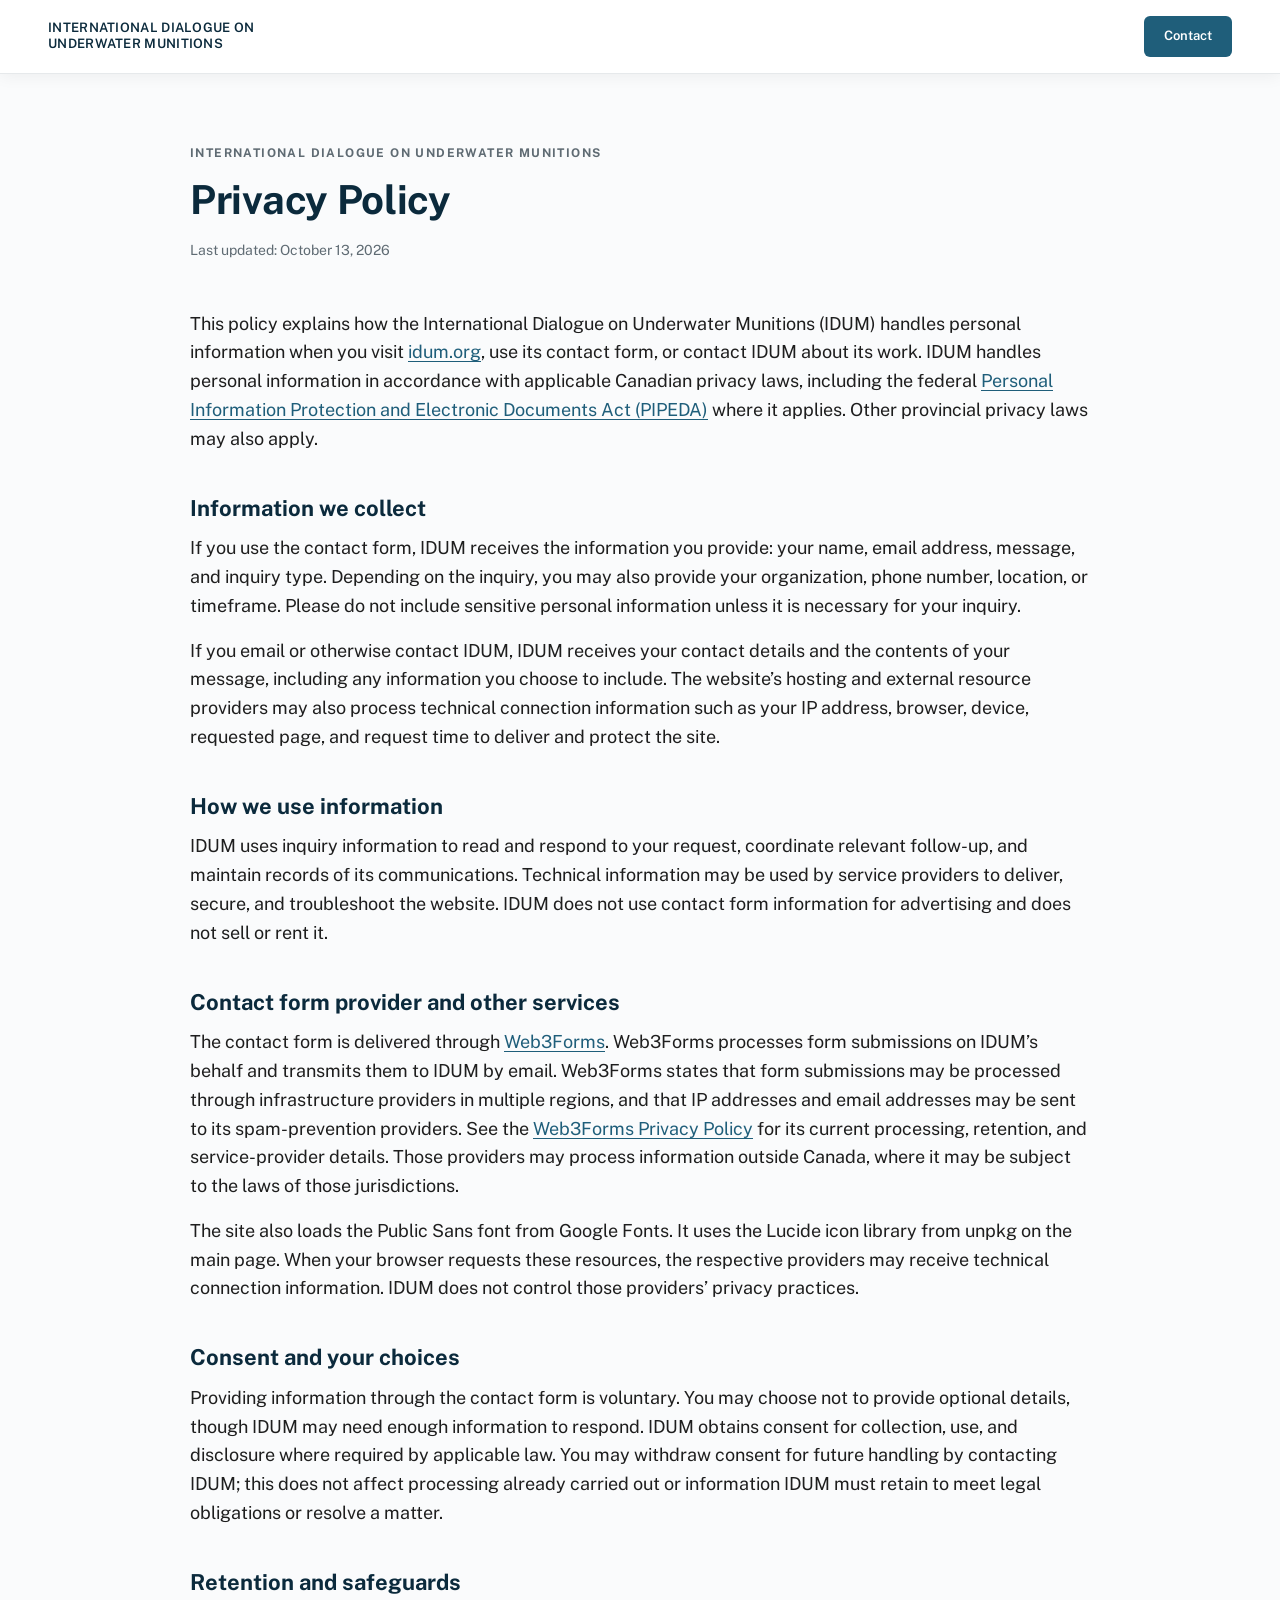
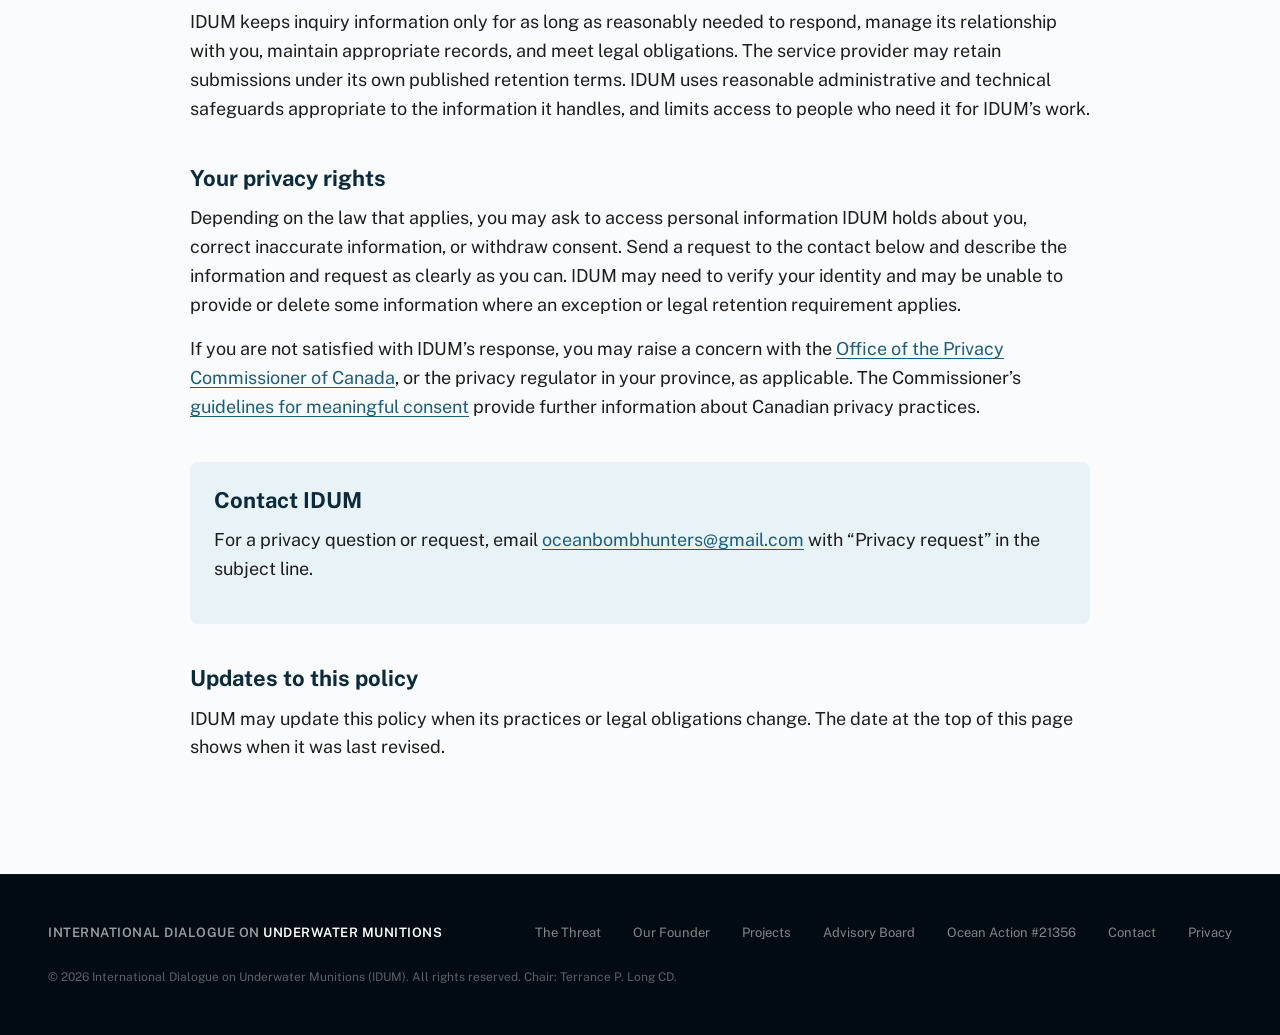
<file: privacy.html>
<!DOCTYPE html>
<html lang="en">
<head>
<meta charset="UTF-8">
<meta name="viewport" content="width=device-width, initial-scale=1.0">
<title>Privacy Policy | IDUM</title>
<meta name="description" content="How the International Dialogue on Underwater Munitions handles personal information submitted through its website.">
<link rel="icon" href="images/brand/favicon.svg" type="image/svg+xml">
<link rel="apple-touch-icon" href="images/brand/apple-touch-icon.png">
<link href="https://fonts.googleapis.com/css2?family=Public+Sans:wght@400;500;600;700&display=swap" rel="stylesheet">
<link rel="stylesheet" href="styles.css">
</head>
<body>

<nav id="nav" class="scrolled" aria-label="Main navigation">
  <a href="index.html" class="nav-logo">
    <div class="nav-logo-text">International Dialogue on<br><span>Underwater Munitions</span></div>
  </a>
  <a class="btn-nav" href="index.html#contact-form-section">Contact</a>
</nav>

<main>
  <section class="content-section alt privacy-page">
    <div class="container privacy-container">
      <p class="service-eyebrow">International Dialogue on Underwater Munitions</p>
      <h1 class="section-title">Privacy Policy</h1>
      <p class="privacy-updated">Last updated: October 13, 2026</p>

      <div class="privacy-content">
        <p>This policy explains how the International Dialogue on Underwater Munitions (IDUM) handles personal information when you visit <a href="https://idum.org/">idum.org</a>, use its contact form, or contact IDUM about its work. IDUM handles personal information in accordance with applicable Canadian privacy laws, including the federal <a href="https://laws-lois.justice.gc.ca/eng/acts/P-8.6/FullText.html">Personal Information Protection and Electronic Documents Act (PIPEDA)</a> where it applies. Other provincial privacy laws may also apply.</p>

        <h2>Information we collect</h2>
        <p>If you use the contact form, IDUM receives the information you provide: your name, email address, message, and inquiry type. Depending on the inquiry, you may also provide your organization, phone number, location, or timeframe. Please do not include sensitive personal information unless it is necessary for your inquiry.</p>
        <p>If you email or otherwise contact IDUM, IDUM receives your contact details and the contents of your message, including any information you choose to include. The website’s hosting and external resource providers may also process technical connection information such as your IP address, browser, device, requested page, and request time to deliver and protect the site.</p>

        <h2>How we use information</h2>
        <p>IDUM uses inquiry information to read and respond to your request, coordinate relevant follow-up, and maintain records of its communications. Technical information may be used by service providers to deliver, secure, and troubleshoot the website. IDUM does not use contact form information for advertising and does not sell or rent it.</p>

        <h2>Contact form provider and other services</h2>
        <p>The contact form is delivered through <a href="https://web3forms.com/">Web3Forms</a>. Web3Forms processes form submissions on IDUM’s behalf and transmits them to IDUM by email. Web3Forms states that form submissions may be processed through infrastructure providers in multiple regions, and that IP addresses and email addresses may be sent to its spam-prevention providers. See the <a href="https://web3forms.com/privacy">Web3Forms Privacy Policy</a> for its current processing, retention, and service-provider details. Those providers may process information outside Canada, where it may be subject to the laws of those jurisdictions.</p>
        <p>The site also loads the Public Sans font from Google Fonts. It uses the Lucide icon library from unpkg on the main page. When your browser requests these resources, the respective providers may receive technical connection information. IDUM does not control those providers’ privacy practices.</p>

        <h2>Consent and your choices</h2>
        <p>Providing information through the contact form is voluntary. You may choose not to provide optional details, though IDUM may need enough information to respond. IDUM obtains consent for collection, use, and disclosure where required by applicable law. You may withdraw consent for future handling by contacting IDUM; this does not affect processing already carried out or information IDUM must retain to meet legal obligations or resolve a matter.</p>

        <h2>Retention and safeguards</h2>
        <p>IDUM keeps inquiry information only for as long as reasonably needed to respond, manage its relationship with you, maintain appropriate records, and meet legal obligations. The service provider may retain submissions under its own published retention terms. IDUM uses reasonable administrative and technical safeguards appropriate to the information it handles, and limits access to people who need it for IDUM’s work.</p>

        <h2>Your privacy rights</h2>
        <p>Depending on the law that applies, you may ask to access personal information IDUM holds about you, correct inaccurate information, or withdraw consent. Send a request to the contact below and describe the information and request as clearly as you can. IDUM may need to verify your identity and may be unable to provide or delete some information where an exception or legal retention requirement applies.</p>
        <p>If you are not satisfied with IDUM’s response, you may raise a concern with the <a href="https://www.priv.gc.ca/en/report-a-concern/">Office of the Privacy Commissioner of Canada</a>, or the privacy regulator in your province, as applicable. The Commissioner’s <a href="https://www.priv.gc.ca/en/privacy-topics/privacy-for-businesses/appropriate-handling-of-personal-information/collecting-personal-information-and-consent/consent/gl_omc_201805/">guidelines for meaningful consent</a> provide further information about Canadian privacy practices.</p>

        <div class="privacy-contact">
          <h2>Contact IDUM</h2>
          <p>For a privacy question or request, email <a href="mailto:oceanbombhunters@gmail.com">oceanbombhunters@gmail.com</a> with “Privacy request” in the subject line.</p>
        </div>

        <h2>Updates to this policy</h2>
        <p>IDUM may update this policy when its practices or legal obligations change. The date at the top of this page shows when it was last revised.</p>
      </div>
    </div>
  </section>
</main>

<footer>
  <div class="footer-inner">
    <div class="footer-logo">International Dialogue on <span>Underwater Munitions</span></div>
    <div class="footer-links">
      <a href="index.html#threat">The Threat</a>
      <a href="index.html#founder">Our Founder</a>
      <a href="index.html#projects">Projects</a>
      <a href="index.html#istab">Advisory Board</a>
      <a href="index.html#action">Ocean Action #21356</a>
      <a href="index.html#contact-form-section">Contact</a>
      <a href="privacy.html" aria-current="page">Privacy</a>
    </div>
    <div class="footer-copy">© 2026 International Dialogue on Underwater Munitions (IDUM). All rights reserved. Chair: Terrance P. Long CD.</div>
  </div>
</footer>

</body>
</html>
</file>
<file: styles.css>
/*
 * IDUM Website — styles.css
 * All styles for index.html. No build step — served directly.
 *
 * DEPENDENCIES:
 *   - Google Fonts: Public Sans (loaded in index.html <head>)
 *   - Lucide Icons: icon sizing/stroke rules reference i[data-lucide] elements
 *
 * DESIGN SYSTEM:
 *   Palette: navy + one ocean-blue accent + slate gray, no red/danger colors.
 *   Layout: max-width 1200px container, 48px side padding (24px on mobile).
 *   Backgrounds alternate: white (.content-section) / off-white (.content-section.alt).
 *   Dark sections: hero, mission strip, CTA, footer.
 *
 * KEY PATTERNS:
 *   - Glassmorphism: backdrop-filter + semi-transparent bg (stats card, hero eyebrow)
 *   - <em> accent: section-title em and hero-title em render as sea-green, not italic
 *   - RTL flip: .project-row.reverse uses direction:rtl to swap column order
 *     without changing DOM structure; children reset to direction:ltr
 *   - Logo white-out: .hero-partners-logos img uses brightness(0) invert(1) to
 *     make any colored logo appear white on the dark hero background.
 *     Exception: .partner-nato has filter:none (its SVG is already light)
 *   - Nav state: .scrolled class (toggled by script.js) switches nav from
 *     dark-transparent to white-solid with updated text/link colors
 *
 * RESPONSIVE BREAKPOINTS:
 *   900px — tablet: grids collapse to 1-2 columns, nav links hidden, padding reduces
 *   600px — mobile: remaining multi-column grids go single-column
 *
 * TABLE OF CONTENTS:
 *   :root variables .............. line ~30
 *   Reset & base ................. line ~40
 *   Navigation ................... line ~50
 *   Hero ......................... line ~100
 *   Hero Partners ................ line ~230
 *   Stats Card ................... line ~270
 *   Mission Strip ................ line ~320
 *   Content Sections (shared) .... line ~350
 *   Threat Section ............... line ~390
 *   Founder Section .............. line ~475
 *   Scientific Projects .......... line ~540
 *   Documentaries ................ line ~590
 *   Ocean Action ................. line ~610
 *   Accreditations ............... line ~660
 *   Expert Network ............... line ~690
 *   Professional Services ........ line ~710
 *   Contact Form ................. line ~760
 *   Responsive (content) ......... line ~850
 *   CTA Section .................. line ~875
 *   Footer ....................... line ~920
 *   Responsive (layout) .......... line ~950
 */

/* ══════════════════════════════════════════════════════════════════
   COLOR SYSTEM & CSS VARIABLES
   Two-color brand palette. All component colors derive from these.
   ══════════════════════════════════════════════════════════════════ */

:root {
  /* Brand System Colors — navy + one ocean-blue accent + slate gray
     (Oct 4 2026: green retired; it didn't read as Ocean Action). */
  --deep-ocean: #0B2A3C;      /* headings, dark sections */
  --ocean-blue: #1F5E7A;
  --accent: #1F5E7A;          /* buttons, links, icons, bullets (7:1 on white) */
  --accent-hover: #174A61;    /* hover/pressed state for --accent fills and links */
  --accent-light: #7FB8D4;    /* accent on dark backgrounds (hero, CTA, footer) */
  --light-ocean: #E8F3F8;
  --charcoal: #1E1E1E;
  --slate: #5F6B73;
  --light-gray: #F3F4F6;
  --white: #FFFFFF;
  --off-white: #FAFBFC;

  /* ── Label typography (see "TYPOGRAPHIC LABEL SYSTEM" section) ──
     Two roles, deliberately distinct:
       • Micro-header — sentence case, readable; labels a group/section or form field.
       • Overline tag — small-caps, orienting; dates, pills, eyebrows (scanned, not read). */
  --label-micro-size: 14px;          /* micro-headers + form field labels */
  --label-micro-weight: 600;
  --label-overline-size: 12px;       /* small-caps orienting tags */
  --label-overline-tracking: 1.4px;
}

* { margin: 0; padding: 0; box-sizing: border-box; }
/* <img> tags carry width/height attributes (reserves space, no layout shift);
   height:auto keeps the aspect ratio wherever CSS only sets a width. */
img { height: auto; }

html { scroll-behavior: smooth; }

body {
  background: var(--off-white);
  color: var(--charcoal);
  font-family: 'Public Sans', -apple-system, BlinkMacSystemFont, sans-serif;
  font-weight: 400;
  font-size: 18px;
  line-height: 1.6;
}

/* ══════════════════════════════════════════════════════════════════
   NAVIGATION
   Fixed header with two visual states:
   - Default: dark semi-transparent over the hero image
   - .scrolled: white solid background (class toggled by script.js at 100px scroll)
   Nav links are hidden on mobile (<900px breakpoint below).
   ══════════════════════════════════════════════════════════════════ */
nav {
  position: fixed; top: 0; left: 0; right: 0; z-index: 100;
  display: flex; align-items: center; justify-content: space-between;
  padding: 16px 48px;
  background: rgba(11, 42, 60, 0.95);
  backdrop-filter: blur(12px);
  -webkit-backdrop-filter: blur(12px);
  border-bottom: 1px solid rgba(255, 255, 255, 0.1);
  transition: background 0.3s ease, box-shadow 0.3s ease;
}
nav.scrolled {
  background: rgba(255, 255, 255, 0.98);
  border-bottom: 1px solid rgba(11, 42, 60, 0.1);
  box-shadow: 0 2px 16px rgba(0, 0, 0, 0.06);
}
.nav-logo {
  display: flex; align-items: center; gap: 12px;
  text-decoration: none;
}
.nav-logo-text {
  font-weight: 600; font-size: 13px;
  color: var(--white);
  letter-spacing: 0.3px;
  line-height: 1.3;
  text-transform: uppercase;
}
nav.scrolled .nav-logo-text { color: var(--deep-ocean); }
.nav-logo-text span { color: var(--white); }
nav.scrolled .nav-logo-text span { color: var(--deep-ocean); }
.nav-links { display: flex; gap: 32px; list-style: none; align-items: center; }
.nav-links a {
  color: rgba(255, 255, 255, 0.7); text-decoration: none;
  font-size: 13px; font-weight: 500;
  transition: color 0.2s ease;
}
.nav-links a:hover { color: var(--white); }
nav.scrolled .nav-links a { color: var(--slate); }
nav.scrolled .nav-links a:hover { color: var(--deep-ocean); }

.btn-nav {
  display: inline-flex; align-items: center; gap: 8px;
  background: var(--accent);
  color: var(--white);
  padding: 10px 20px; border-radius: 6px;
  font-size: 13px; font-weight: 600;
  text-decoration: none; border: none; cursor: pointer;
  transition: all 0.2s ease;
}
.btn-nav:hover { background: var(--accent-hover); }

/* ── Mobile / narrow menu (WIL-19) ──
   Below 1180px the links don't fit on one line, so they move into a
   drop-down panel opened by .nav-toggle (script.js toggles nav.menu-open). */
.nav-toggle {
  display: none; align-items: center; justify-content: center;
  width: 44px; height: 44px; padding: 0;
  border: 0; border-radius: 8px; background: transparent;
  color: var(--white); cursor: pointer;
}
nav.scrolled .nav-toggle { color: var(--deep-ocean); }
.nav-toggle svg { width: 24px; height: 24px; }
.nav-toggle .icon-close { display: none; }
nav.menu-open .nav-toggle .icon-open { display: none; }
nav.menu-open .nav-toggle .icon-close { display: block; }
.nav-toggle:focus-visible,
.nav-links a:focus-visible,
.btn-nav:focus-visible { outline: 2px solid var(--accent-light); outline-offset: 2px; }

@media (max-width: 1360px) {
  .nav-links { gap: 20px; }
}
@media (max-width: 1180px) {
  .nav-toggle { display: inline-flex; }
  .nav-links {
    display: none;
    position: absolute; top: 100%; left: 0; right: 0;
    flex-direction: column; align-items: stretch; gap: 0;
    padding: 8px 24px 24px;
    background: var(--deep-ocean);
    border-bottom: 1px solid rgba(255, 255, 255, 0.1);
    box-shadow: 0 12px 24px rgba(0, 0, 0, 0.18);
    max-height: calc(100vh - 76px); overflow-y: auto;
  }
  nav.menu-open .nav-links { display: flex; }
  .nav-links li a {
    display: block; padding: 14px 0;
    font-size: 16px; color: rgba(255, 255, 255, 0.85);
    border-bottom: 1px solid rgba(255, 255, 255, 0.08);
  }
  nav.scrolled .nav-links { background: var(--white); border-bottom-color: rgba(11, 42, 60, 0.1); }
  nav.scrolled .nav-links li a { color: var(--charcoal); border-bottom-color: var(--light-gray); }
  .nav-links .btn-nav {
    margin-top: 16px; width: 100%; justify-content: center;
    padding: 14px 20px; font-size: 15px;
  }
}
@media (max-width: 1180px) and (prefers-reduced-motion: no-preference) {
  nav.menu-open .nav-links { animation: nav-drop 0.18s ease-out; }
}
@keyframes nav-drop {
  from { opacity: 0; transform: translateY(-6px); }
  to { opacity: 1; transform: none; }
}

/* ══════════════════════════════════════════════════════════════════
   HERO — DARK WITH IMAGE
   3-layer background stack for the full-viewport hero:
     1. .hero-bg: background image with color-grading filters
     2. .hero-bg::before: vertical gradient (pseudo-element, blue tint)
     3. .hero-overlay: horizontal left-to-right gradient (text legibility)
   Content sits above via z-index:1 in a 2-column grid (text | stats card).
   ══════════════════════════════════════════════════════════════════ */
.hero {
  min-height: 100vh;
  display: flex; align-items: center;
  padding: 140px 48px 96px;
  position: relative;
  overflow: hidden;
}
/* Background image with color grading */
.hero-bg {
  position: absolute; inset: 0;
  background: url('images/oceanhero.webp') center 40% / cover no-repeat;
  filter: saturate(0.7) brightness(0.8) contrast(1.05);
}
/* Blue tint overlay */
.hero-bg::before {
  content: '';
  position: absolute; inset: 0;
  background: linear-gradient(
    180deg,
    rgba(11, 42, 60, 0.5) 0%,
    rgba(11, 42, 60, 0.3) 50%,
    rgba(11, 42, 60, 0.6) 100%
  );
}
/* Left gradient for text legibility */
.hero-overlay {
  position: absolute; inset: 0;
  background: linear-gradient(
    90deg,
    rgba(11, 42, 60, 0.88) 0%,
    rgba(11, 42, 60, 0.7) 30%,
    rgba(11, 42, 60, 0.3) 55%,
    transparent 100%
  );
}
.hero-content {
  max-width: 1200px; margin: 0 auto; width: 100%;
  display: grid; grid-template-columns: minmax(0, 1.1fr) minmax(0, 0.9fr); gap: 64px; align-items: start;
  position: relative; z-index: 1;
}
.hero-visual {
  display: flex; flex-direction: column; gap: 24px;
}
.hero-eyebrow {
  display: inline-flex; align-items: center; gap: 10px;
  padding: 10px 18px;
  background: rgba(255, 255, 255, 0.1);
  border: 1px solid rgba(255, 255, 255, 0.2);
  border-radius: 6px;
  backdrop-filter: blur(12px);
  -webkit-backdrop-filter: blur(12px);
  margin-bottom: 24px;
  font-size: 11px; font-weight: 600; letter-spacing: 1.5px; text-transform: uppercase;
  color: var(--white);
}
.eyebrow-dot {
  width: 8px; height: 8px; border-radius: 50%;
  background: var(--accent-light);
  box-shadow: 0 0 8px var(--accent-light);
  animation: pulse 2.5s ease-in-out infinite;
}
@keyframes pulse {
  0%, 100% { opacity: 1; transform: scale(1); }
  50% { opacity: 0.6; transform: scale(1.3); }
}
.hero-title {
  font-size: clamp(34px, 4.2vw, 56px);
  font-weight: 700; line-height: 1.08;
  color: var(--white);
  margin-bottom: 24px;
  letter-spacing: -0.5px;
}
.hero-title em {
  font-style: normal;
  color: inherit;
}
.hero-subtitle {
  font-size: 17px; font-weight: 400; line-height: 1.75;
  color: rgba(255, 255, 255, 0.85);
  max-width: 520px;
  margin-bottom: 24px;
}
.hero-quote {
  padding: 18px 22px;
  background: rgba(255, 255, 255, 0.08);
  backdrop-filter: blur(12px);
  -webkit-backdrop-filter: blur(12px);
  border-radius: 8px;
  font-size: 15px; line-height: 1.6;
  color: var(--white);
  font-style: italic;
  margin-bottom: 32px;
  max-width: 520px;
}
.hero-actions {
  display: flex; gap: 14px; flex-wrap: wrap;
}
.hero-quote p { margin: 0; }
.hero-quote cite { display: block; margin-top: 8px; font-style: normal; font-weight: 600; font-size: 14px; }
/* Hero partner row: three UN Ocean Action marks in official colour, one row,
   aligned to the stats card's left edge, equal optical height. */
.hero-partners-logos.hero-partners-logos--color {
  flex-direction: column; align-items: flex-start; gap: 20px; flex-wrap: nowrap;
}
.hero-partners-logos.hero-partners-logos--color img { filter: none; opacity: 1; }
/* Line 1: Communities of Ocean Action leads; capped at 380px so the 331px
   source stays sharp and it doesn't outweigh the headline. */
.hero-partners-logos--color .partner-coa { width: 100%; max-width: 380px; height: auto; }
/* Line 2: SDG 14 square sized to the UN emblem, both on one baseline */
.partner-row-2 { display: flex; align-items: center; gap: 28px; }
.hero-partners-logos--color .partner-square { height: 64px; width: auto; border-radius: 6px; }
.hero-partners-logos--color .partner-un-lockup { height: 64px; width: auto; }
.hero-partners { margin-bottom: 16px; }
.btn-primary {
  display: inline-flex; align-items: center; gap: 8px;
  background: var(--accent);
  color: var(--white);
  padding: 14px 28px; border-radius: 6px;
  font-size: 14px; font-weight: 600;
  text-decoration: none; border: none; cursor: pointer;
  transition: all 0.2s ease;
  box-shadow: 0 4px 16px rgba(31, 94, 122, 0.3);
}
.btn-primary:hover {
  background: var(--accent-hover);
  transform: translateY(-1px);
  box-shadow: 0 6px 24px rgba(31, 94, 122, 0.4);
}
.btn-outline {
  display: inline-flex; align-items: center; gap: 8px;
  background: rgba(255, 255, 255, 0.1);
  backdrop-filter: blur(12px);
  -webkit-backdrop-filter: blur(12px);
  border: 1px solid rgba(255, 255, 255, 0.3);
  color: var(--white);
  padding: 14px 28px; border-radius: 6px;
  font-size: 14px; font-weight: 600;
  text-decoration: none; cursor: pointer;
  transition: all 0.2s ease;
}
.btn-outline:hover {
  background: rgba(255, 255, 255, 0.2);
  border-color: rgba(255, 255, 255, 0.5);
}

/* ── HERO PARTNERS ──
   Partner logos displayed below the stats card on the hero.
   brightness(0) invert(1) converts any logo to white for dark backgrounds.
   .partner-nato overrides with filter:none because its SVG is already light.
   Per-logo height overrides ensure visual balance across different aspect ratios. */
.hero-partners {
  margin-top: 8px;
}
.hero-partners-label {
  font-size: 10px; font-weight: 600; letter-spacing: 1.5px; text-transform: uppercase;
  color: rgba(255, 255, 255, 0.5);
  margin-bottom: 16px;
  text-align: left;
}
.hero-partners-logos {
  display: flex; align-items: center; gap: 20px 32px; flex-wrap: wrap;
  justify-content: flex-start;
}
.hero-partners-logos img {
  height: 44px; width: auto;
  filter: brightness(0) invert(1);
  opacity: 0.7;
  transition: opacity 0.2s ease;
}
.hero-partners-logos img:hover {
  opacity: 1;
}
.hero-partners-logos img.partner-un {
  height: 46px;
}
.hero-partners-logos img.partner-opcw {
  height: 46px;
}
.hero-partners-logos img.partner-isa {
  height: 50px;
}
.hero-partners-logos img.partner-nato {
  height: 50px;
  filter: none;
}
/* White knockouts of the HELCOM and SDG 13/14 icons, and the transparent
   Ocean Action wordmark: same white filter + opacity as the other marks. */
.hero-partners-logos img.partner-knockout { height: 48px; }
.hero-partners-logos img.partner-ocean-action { height: 36px; }

/* ── STATS CARD — visionOS-style Glassmorphism ──
   Frosted glass effect via backdrop-filter: blur(40px) saturate(1.8).
   Semi-transparent white gradient background + inset highlight for depth.
   2x2 grid of stat items with hover lift. */
.stats-card {
  background: linear-gradient(
    135deg,
    rgba(255, 255, 255, 0.18) 0%,
    rgba(255, 255, 255, 0.08) 50%,
    rgba(255, 255, 255, 0.12) 100%
  );
  border: 1px solid rgba(255, 255, 255, 0.25);
  border-radius: 24px;
  padding: 36px;
  backdrop-filter: blur(40px) saturate(1.8);
  -webkit-backdrop-filter: blur(40px) saturate(1.8);
  box-shadow:
    0 8px 32px rgba(0, 0, 0, 0.2),
    inset 0 1px 1px rgba(255, 255, 255, 0.3);
}
.stats-label {
  font-size: 11px; font-weight: 600; letter-spacing: 1.5px; text-transform: uppercase;
  color: var(--white);
  margin-bottom: 24px;
  text-align: left;
  text-shadow: 0 1px 2px rgba(0, 0, 0, 0.2);
}
.stats-grid {
  display: grid; grid-template-columns: 1fr 1fr; gap: 14px;
}
.stat-item {
  text-align: center; padding: 24px 16px;
  background: rgba(255, 255, 255, 0.1);
  border: 1px solid rgba(255, 255, 255, 0.15);
  border-radius: 14px;
  transition: all 0.25s ease;
}
.stat-item:hover {
  background: rgba(255, 255, 255, 0.18);
  transform: translateY(-2px);
}
.stat-num {
  font-size: 40px; font-weight: 700;
  color: var(--white);
  line-height: 1;
  letter-spacing: -1px;
}
.stat-label {
  font-size: 10px; font-weight: 600; letter-spacing: 0.8px;
  text-transform: uppercase; color: rgba(255, 255, 255, 0.7);
  margin-top: 8px;
}
/* Text-headline tiles (WIL-23): a short phrase as the headline and a
   caption beneath it, left-aligned on a shared top edge so the four
   headlines line up across each row. Equal-height tiles. */
.stats-grid--text { grid-auto-rows: 1fr; }
.stats-grid--text .stat-item {
  display: flex; flex-direction: column; justify-content: flex-start;
  text-align: left; padding: 22px 20px 24px; min-width: 0;
}
.stats-grid--text .stat-num {
  font-size: clamp(18px, 1.55vw, 22px); line-height: 1.2;
  letter-spacing: -0.3px; text-wrap: balance;
}
.stats-grid--text .stat-label {
  font-size: 13px; font-weight: 400; line-height: 1.5;
  letter-spacing: 0; text-transform: none;
  color: rgba(255, 255, 255, 0.75);
  margin-top: 8px;
}

/* ══════════════════════════════════════════════════════════════════
   MISSION STRIP — TRANSITIONAL
   ══════════════════════════════════════════════════════════════════ */
.mission-strip {
  background: var(--deep-ocean);
  padding: 80px 48px;
  border-bottom: 1px solid rgba(31, 94, 122, 0.2);
}
/* Text column (label, lead, secondary) on the left; photo on the right,
   top-aligned. Grid areas let phones reorder to label/lead/photo/secondary. */
.mission-inner {
  max-width: 1200px; margin: 0 auto;
  display: grid; grid-template-columns: minmax(0, 1.2fr) minmax(0, 1fr);
  grid-template-areas:
    "label     photo"
    "lead      photo"
    "secondary photo"
    ".         photo";
  grid-template-rows: auto auto auto 1fr;
  column-gap: 64px; align-items: start;
}
.mission-label {
  grid-area: label; margin-bottom: 16px;
  font-size: var(--label-overline-size); font-weight: 700;
  letter-spacing: var(--label-overline-tracking); text-transform: uppercase;
  color: var(--accent-light);
}
.mission-text { color: rgba(255, 255, 255, 0.9); }
.mission-text--lead {
  grid-area: lead;
  font-size: 22px; font-weight: 400; line-height: 1.55; color: var(--white);
}
.mission-text--secondary {
  grid-area: secondary; margin-top: 24px;
  font-size: 16px; line-height: 1.7; color: rgba(255, 255, 255, 0.72);
}
.mission-text--secondary a { color: inherit; text-decoration: underline; text-underline-offset: 2px; }
.mission-text--secondary a:hover { color: var(--white); }
.mission-photo { grid-area: photo; margin: 0; }
.mission-photo img {
  display: block; width: 100%; aspect-ratio: 3 / 2; object-fit: cover;
  object-position: center 28%; border-radius: 12px;
}
.mission-photo figcaption {
  margin-top: 12px; font-size: 13px; line-height: 1.5; color: rgba(255, 255, 255, 0.7);
}
.mission-text strong {
  color: var(--white);
  font-weight: 600;
}
.mission-badges { display: flex; gap: 12px; flex-wrap: wrap; }
.badge {
  display: inline-flex; align-items: center; gap: 8px;
  background: rgba(31, 94, 122, 0.15);
  border: 1px solid rgba(31, 94, 122, 0.3);
  padding: 10px 16px; border-radius: 6px;
  font-size: 11px; font-weight: 600; letter-spacing: 0.5px;
  color: var(--accent-light);
}
.badge i { width: 16px; height: 16px; }

/* ══════════════════════════════════════════════════════════════════
   CONTENT SECTIONS — SHARED LAYOUT
   Base styles reused by all content sections. .content-section.alt
   toggles off-white background for visual rhythm between sections.
   .section-title em renders accent-colored text (not italic).
   ══════════════════════════════════════════════════════════════════ */
.content-section {
  background: var(--white);
  padding: 96px 48px;
}
.content-section.alt {
  background: var(--off-white);
}
.container { max-width: 1200px; margin: 0 auto; }

/* ──────────────────────────────────────────────────────────────────
   TYPOGRAPHIC LABEL SYSTEM
   Small text comes in two deliberately distinct roles. Pick by intent:

   1. MICRO-HEADER  — sentence case, readable; labels a group/section or
      form field the reader actually reads. Tokens: --label-micro-*.
      Style: var(--label-micro-size)/600, letter-spacing 0, --deep-ocean.
      Used by: .accred-col-header, .project-achievements-title,
               .contact-affil-title, .action-box-title, .form-label
   2. OVERLINE TAG  — small-caps, orienting; dates, pills, eyebrows that
      are scanned, not read. Tokens: --label-overline-*.
      Style: var(--label-overline-size)/700, tracked caps, --slate.
      Used by: .project-meta, .honor-label, .founder-tag, .service-eyebrow

   NOT part of this system (intentional caps): buttons & tabs (.btn-*,
   .service-btn, .form-submit, .contact-tab) and dark-surface labels
   (.hero-eyebrow, .stats-label, .footer-logo).
   ────────────────────────────────────────────────────────────────── */

.section-header {
  margin-bottom: 56px;
}
.section-title {
  font-size: clamp(28px, 4vw, 40px);
  font-weight: 700; line-height: 1.15;
  color: var(--deep-ocean);
  letter-spacing: -0.3px;
}
.section-title em {
  font-style: normal;
  color: inherit;
}

/* ── THREAT SECTION ── */
.threat-grid {
  display: grid;
  grid-template-columns: 1fr 1fr;
  gap: 72px;
  align-items: start;
}
.threat-text p {
  font-size: 16px; line-height: 1.85;
  color: var(--slate);
  margin-bottom: 20px;
}
.threat-text p:last-of-type { margin-bottom: 0; }

/* Threat stats row — 1px gap trick: parent has light-gray bg, children have
   white bg, creating the appearance of 1px borders between cells */
.threat-stats {
  display: grid;
  grid-template-columns: repeat(3, 1fr);
  gap: 1px;
  background: var(--light-gray);
  border: 1px solid var(--light-gray);
  border-radius: 10px;
  overflow: hidden;
  margin-top: 40px;
}
.threat-stat {
  padding: 28px 20px;
  background: var(--white);
  text-align: center;
  transition: background 0.2s ease;
}
.threat-stat:hover {
  background: var(--light-ocean);
}
.threat-stat-num {
  font-size: 32px; font-weight: 700;
  color: var(--deep-ocean);
  line-height: 1;
  letter-spacing: -1px;
}
.threat-stat-text {
  font-size: 12px; line-height: 1.5;
  color: var(--slate);
  margin-top: 10px;
}

/* Pillar cards */
.threat-pillars {
  display: flex; flex-direction: column; gap: 16px;
}
.pillar {
  display: flex; gap: 18px; align-items: flex-start;
  padding: 24px;
  background: var(--white);
  border: 1px solid var(--light-gray);
  border-radius: 10px;
  transition: all 0.25s ease;
}
.pillar:hover {
  border-color: var(--accent);
  box-shadow: 0 6px 24px rgba(11, 42, 60, 0.08);
  transform: translateY(-2px);
}
.pillar-icon {
  flex: 0 0 48px; height: 48px;
  background: var(--light-ocean);
  border-radius: 10px;
  display: flex; align-items: center; justify-content: center;
  color: var(--accent);
  transition: all 0.25s ease;
}
.pillar:hover .pillar-icon {
  background: var(--accent);
  color: var(--white);
}
.pillar-icon i { width: 22px; height: 22px; stroke-width: 1.5; }
.pillar-title {
  font-size: 16px; font-weight: 600;
  color: var(--deep-ocean);
  margin-bottom: 6px;
}
.pillar-body {
  font-size: 14px; line-height: 1.65;
  color: var(--slate);
}

/* ══════════════════════════════════════════════════════════════════
   FOUNDER SECTION
   ══════════════════════════════════════════════════════════════════ */
.founder-grid {
  display: grid; grid-template-columns: 360px 1fr; gap: 64px;
  align-items: start; margin-top: 48px;
}
.founder-img-wrap { position: sticky; top: 100px; }
.founder-img-frame {
  border-radius: 12px; overflow: hidden;
  border: 1px solid var(--light-gray);
  background: var(--light-gray);
  aspect-ratio: 3/4;
}
.founder-img-frame img {
  width: 100%; height: 100%; object-fit: cover; display: block;
}
.founder-tag {  /* overline tag */
  margin-top: 16px; text-align: center;
  font-size: var(--label-overline-size); font-weight: 700;
  letter-spacing: var(--label-overline-tracking); text-transform: uppercase;
  color: var(--slate);
}
.founder-name {
  font-size: 28px; font-weight: 700; color: var(--deep-ocean); margin-bottom: 4px;
}
.founder-role {
  font-size: 16px; font-weight: 500; color: var(--slate); margin-bottom: 20px;
}
.founder-bio strong { font-weight: 600; color: var(--deep-ocean); }
.founder-bio {
  font-size: 15px; line-height: 1.8; color: var(--slate); margin-bottom: 16px;
}
.roles-grid {
  display: grid; grid-template-columns: 1fr 1fr; gap: 12px; margin-top: 28px;
}
.role-item {
  display: flex; gap: 10px; align-items: flex-start;
  padding: 14px 16px;
  background: var(--light-ocean); border: 1px solid rgba(31, 94, 122, 0.15);
  border-radius: 8px; font-size: 13px; line-height: 1.5; color: var(--slate);
}
.role-item i { flex-shrink: 0; color: var(--accent); width: 16px; height: 16px; margin-top: 2px; }
.achievements-list { margin-top: 28px; display: flex; flex-direction: column; gap: 10px; }
.achievement {
  display: flex; gap: 12px; align-items: flex-start;
  font-size: 14px; line-height: 1.6; color: var(--slate);
}
.achievement-dot {
  flex-shrink: 0; margin-top: 8px;
  width: 6px; height: 6px; border-radius: 50%; background: var(--accent);
}
/* Inline "learn more" / source link inside body copy */
.text-link {
  color: var(--accent); font-weight: 600;
  text-decoration: underline; text-underline-offset: 2px;
}
.text-link:hover { color: var(--accent-hover); }
.contact-strip {
  margin-top: 20px; padding: 16px;
  background: var(--light-ocean); border: 1px solid rgba(31, 94, 122, 0.15);
  border-radius: 10px;
  display: flex; gap: 20px; flex-wrap: wrap; align-items: center;
}
.contact-strip a {
  display: flex; align-items: center; gap: 8px;
  font-size: 13px; font-weight: 500; color: var(--accent);
  text-decoration: none; transition: color 0.2s;
}
.contact-strip a:hover { color: var(--deep-ocean); }
.contact-strip i { width: 16px; height: 16px; }

/* Founder photo row — 3 images with captions at bottom of founder section */
.founder-photos {
  display: grid; grid-template-columns: repeat(3, 1fr); gap: 20px;
  margin-top: 56px;
}
.founder-photo { margin: 0; }
.founder-photo-frame {
  aspect-ratio: 3 / 2; overflow: hidden;
  border-radius: 12px; border: 1px solid var(--light-gray);
}
.founder-photo-frame img {
  width: 100%; height: 100%; object-fit: cover; display: block;
  transition: transform 0.3s;
}
.founder-photo:hover .founder-photo-frame img { transform: scale(1.03); }
.founder-photo figcaption {
  margin-top: 10px; font-size: 13px; line-height: 1.5;
  color: var(--slate); text-align: left;
}

/* ══════════════════════════════════════════════════════════════════
   SCIENTIFIC PROJECTS
   Also reused by the Operations section (same .project-row markup).
   ══════════════════════════════════════════════════════════════════ */
.projects-list { display: flex; flex-direction: column; gap: 64px; margin-top: 48px; }
.project-row {
  display: grid; grid-template-columns: 1fr 1fr; gap: 48px; align-items: center;
}
/* RTL trick: swaps grid column order so image appears on the right.
   Children reset to ltr so text reads normally. On mobile, direction
   resets to ltr and grid goes single-column (see responsive section). */
.project-row.reverse { direction: rtl; }
.project-row.reverse > * { direction: ltr; }
.project-img-wrap {
  border-radius: 12px; overflow: hidden;
  border: 1px solid var(--light-gray);
  aspect-ratio: 4/3; position: relative;
}
.project-img-wrap img { width: 100%; height: 100%; object-fit: cover; display: block; }
/* Programme logo above each project's meta line (WIL-12). multiply drops
   the opaque white boxes in the JPEG/PNG sources on the off-white section. */
.project-logo {
  display: block; height: 48px; width: auto; max-width: 180px;
  object-fit: contain; object-position: left center;
  margin-bottom: 16px; mix-blend-mode: multiply;
}
.project-img-overlay {
  position: absolute; inset: 0;
  background: linear-gradient(180deg, transparent 50%, rgba(11, 42, 60, 0.5) 100%);
}
/* Added per Terry's Sep 14 2026 feedback — photo credit captions, using the
   existing bottom gradient in .project-img-overlay for legibility. */
.project-img-caption {
  position: absolute; left: 16px; right: 16px; bottom: 14px;
  color: #fff; font-size: 13px; line-height: 1.4; font-weight: 600;
}
.project-content { display: flex; flex-direction: column; gap: 12px; }
.project-meta {  /* overline tag */
  display: flex; gap: 12px; flex-wrap: wrap;
  font-size: var(--label-overline-size); font-weight: 700;
  letter-spacing: var(--label-overline-tracking); text-transform: uppercase;
}
.project-meta-year { color: var(--deep-ocean); }
.project-meta-sep { color: var(--slate); opacity: 0.4; }
.project-meta-loc { color: var(--slate); }
.project-title { font-size: 22px; font-weight: 700; color: var(--deep-ocean); line-height: 1.25; }
.project-desc { font-size: 15px; line-height: 1.75; color: var(--slate); }
.project-achievements {
  margin-top: 8px; padding: 18px 20px;
  background: var(--light-ocean); border: 1px solid rgba(31, 94, 122, 0.15);
  border-radius: 10px;
}
.project-achievements-title {  /* micro-header */
  font-size: var(--label-micro-size); font-weight: var(--label-micro-weight);
  letter-spacing: 0; color: var(--deep-ocean); margin-bottom: 12px;
}
.project-achievement {
  display: flex; gap: 10px; align-items: flex-start;
  font-size: 13px; line-height: 1.5; color: var(--slate); margin-bottom: 6px;
}
.project-achievement:last-child { margin-bottom: 0; }
.project-achievement i { flex-shrink: 0; color: var(--accent); width: 14px; height: 14px; margin-top: 2px; }
.project-partners {
  font-size: 12px; font-weight: 500; color: var(--slate); letter-spacing: 0.3px; margin-top: 4px;
}
.project-partners strong { color: var(--deep-ocean); }

/* ══════════════════════════════════════════════════════════════════
   DOCUMENTARIES
   ══════════════════════════════════════════════════════════════════ */
/* Flex (not grid) so a final row with fewer than 4 posters centers under the
   top row instead of left-aligning with an empty trailing slot. 7 posters →
   4 on top, 3 centered below. flex-basis math: (100% - 3*16px gap) / 4 = 25% - 12px. */
.docs-grid {
  display: flex; flex-wrap: wrap; gap: 16px; justify-content: center; margin-top: 48px;
}
.docs-img-cell {
  flex: 0 1 calc(25% - 12px);
  background: var(--light-gray); border: 1px solid var(--light-gray);
  border-radius: 10px; overflow: hidden;
  aspect-ratio: 3/4; transition: all 0.25s ease;
}
.docs-img-cell--linked { aspect-ratio: auto; }
.docs-img-cell:hover { border-color: var(--accent); transform: translateY(-3px); box-shadow: 0 8px 24px rgba(11, 42, 60, 0.1); }
.docs-img-cell > a { display: block; width: 100%; height: 100%; }
.docs-poster-wrap { position: relative; width: 100%; }
.docs-thumb { width: 100%; height: 100%; object-fit: cover; display: block; transition: opacity 0.2s; }
.docs-img-cell--linked .docs-thumb { height: auto; aspect-ratio: 3/4; }
.docs-poster-actions {
  position: absolute; inset: auto 0 0; display: flex; justify-content: center; gap: 10px;
  padding: 25px 12px 12px; background: linear-gradient(transparent, rgba(0, 0, 0, 0.58));
}
.docs-poster-actions a {
  display: grid; place-items: center; width: 36px; height: 36px; border-radius: 50%;
  color: var(--accent); background: rgba(255, 255, 255, 0.94); box-shadow: 0 1px 4px rgba(0, 0, 0, 0.22);
  transition: transform 0.2s ease, background-color 0.2s ease;
}
.docs-poster-actions a:hover { transform: translateY(-2px); background: #fff; }
.docs-poster-actions a:focus-visible { outline: 3px solid #fff; outline-offset: 2px; }
.docs-poster-actions svg { width: 19px; height: 19px; fill: none; stroke: currentColor; stroke-width: 1.8; stroke-linecap: round; stroke-linejoin: round; }
.docs-img-cell:hover .docs-thumb { opacity: 0.9; }

/* ══════════════════════════════════════════════════════════════════
   OCEAN ACTION
   ══════════════════════════════════════════════════════════════════ */
.action-header-row {
  display: grid; grid-template-columns: 1fr 1fr; gap: 48px;
  align-items: center; margin-bottom: 48px;
}
.action-header-text { min-width: 0; }
.action-header-text .section-header { margin-bottom: 24px; }
/* Right column stacks the UN logo above the Communities of Ocean Action lockup,
   reinforcing that #21356 is a UN initiative and filling the space above COA.
   Column layout means it stacks vertically on mobile automatically. */
.action-header-logo {
  display: flex; flex-direction: column; align-items: center; justify-content: center;
  gap: 28px;
}
.action-header-logo img {
  max-width: 100%; height: auto; display: block;
}
/* UN lockup is a secondary endorsement mark — kept small so the focus stays on
   the heading and the COA image below it (extra class specificity beats the rule
   above). UN blue #009EDB shows natively — no white-out filter here. */
.action-header-logo .action-un-logo { max-width: 40%; }
/* CTA row under the intro — prominent primary action, elevated here (instead of
   buried in the old right-hand card) so the ask is visible immediately under the
   section's opening paragraph. */
.action-cta-row { display: flex; align-items: center; gap: 16px; flex-wrap: wrap; }

/* The five pillars — 2-column grid of numbered cards (was the left column of
   the old 2-up grid; now full width since the dark card is gone). */
.action-items {
  display: grid; grid-template-columns: repeat(2, 1fr); gap: 14px;
}
.action-item {
  display: flex; gap: 16px; align-items: flex-start;
  padding: 18px 20px;
  background: var(--white); border: 1px solid var(--light-gray);
  border-radius: 10px; transition: all 0.25s ease;
}
.action-item:hover { border-color: var(--accent); box-shadow: 0 4px 16px rgba(11, 42, 60, 0.06); }
/* Quiet, descriptive icon marker — soft tinted (NOT filled) so the pillars
   read as a calm feature list, visually distinct from and quieter than the bold
   filled-circle numbered journey stepper below. */
.action-icon {
  flex-shrink: 0; width: 36px; height: 36px;
  background: var(--light-ocean); border-radius: 8px;
  display: flex; align-items: center; justify-content: center;
  color: var(--accent);
}
.action-icon i { width: 18px; height: 18px; stroke-width: 2; }
.action-title { font-size: 15px; font-weight: 600; color: var(--deep-ocean); margin-bottom: 4px; }
.action-body { font-size: 13px; line-height: 1.6; color: var(--slate); }

/* The Path to a Solution — full-width horizontal stepper.
   A left-to-right "journey" reads as a sequence, so it no longer competes with
   the vertical numbered pillars above (the original "two numbered lists" problem).
   The connecting line is drawn by each step's ::before; markers sit above it with
   a white "halo" (box-shadow) so the line appears to pass behind them. */
.solution-journey { margin-top: 64px; }
.solution-journey-head { margin-bottom: 32px; }
.journey-steps { display: grid; grid-template-columns: repeat(5, 1fr); }
.journey-step { position: relative; padding: 0 12px; text-align: center; }
.journey-step::before {
  content: ''; position: absolute; top: 22px; left: -50%;
  width: 100%; height: 2px; background: var(--light-gray); z-index: 0;
}
.journey-step:first-child::before { display: none; }
.journey-marker {
  position: relative; z-index: 1;
  width: 44px; height: 44px; margin: 0 auto 16px;
  border-radius: 50%; background: var(--accent); color: var(--white);
  display: flex; align-items: center; justify-content: center;
  font-size: 16px; font-weight: 700;
  box-shadow: 0 0 0 5px var(--white);
}
.journey-label { font-size: 15px; font-weight: 700; color: var(--deep-ocean); margin-bottom: 6px; }
.journey-desc { font-size: 13px; line-height: 1.5; color: var(--slate); }

/* ══════════════════════════════════════════════════════════════════
   ACCREDITATIONS TABLE
   ══════════════════════════════════════════════════════════════════ */
.accred-table {
  margin-top: 48px;
  border: 1px solid var(--light-gray);
  border-radius: 12px; overflow: hidden;
}
/* Two stacked sections, divided by a horizontal rule (was a 2-col table). */
.accred-section + .accred-section { border-top: 1px solid var(--light-gray); }
.accred-col-header {  /* micro-header */
  font-size: var(--label-micro-size); font-weight: var(--label-micro-weight);
  letter-spacing: 0; color: var(--deep-ocean);
  background: var(--light-ocean); border-bottom: 1px solid var(--light-gray);
  text-align: center; padding: 16px 16px;
}
/* Logos laid out as a centered flex grid. Flex (not CSS grid) is deliberate:
   it centers a partial final row, so Accreditations' 7 logos read as a
   balanced 4 + centered-3 instead of leaving an empty trailing cell.
   Item widths set the columns-per-row: default 4-up; --coop section 3-up. */
.accred-logos {
  display: flex; align-items: center; justify-content: center;
  flex-wrap: wrap; gap: 40px 32px; padding: 48px 32px;
}
.accred-logo-item {
  display: flex; align-items: center; justify-content: center;
  flex: 0 0 calc(25% - 24px);   /* 4 per row */
}
.accred-section--coop .accred-logos { gap: 36px 24px; }
.accred-section--coop .accred-logo-item {
  flex-basis: calc(16.666% - 20px);   /* 6 per row — 26 partner logos */
  height: 64px;
}
.accred-logo {
  max-height: 100px; max-width: 100%; width: auto; object-fit: contain;
  opacity: 0.85; transition: all 0.2s;
  /* Subtle rounding so solid-background emblems (UN, NATO, SDGs, HELCOM, OSPAR,
     Woods Hole, Tetiaroa) match the site's rounded aesthetic. Transparent-bg
     wordmarks are unaffected. Logos render at natural aspect ratio, so this
     rounds the visible image corners (not an empty letterbox). */
  border-radius: 8px;
}
/* Cooperators are wide wordmarks — let them grow taller in their wider cells. */
.accred-section--coop .accred-logo {
  max-height: 64px; max-width: 100%; border-radius: 0;
}
/* Partners with no usable logo, named in one line under the grid */
.accred-also {
  margin: 0; padding: 0 32px 32px; text-align: center;
  font-size: 14px; line-height: 1.6; color: var(--slate);
}
/* Square emblems (SDGs) read larger at a given height, so cap them tighter. */
.accred-logo-square { max-height: 92px; max-width: 92px; }
.accred-logo:hover { opacity: 1; transform: scale(1.05); }

/* ══════════════════════════════════════════════════════════════════
   LEADERSHIP & RECOGNITION (honors subsection inside #accreditations)
   3-col responsive card grid. Each card has a media area (photo or
   Lucide icon placeholder) and a body (label pill, title, description).
   ══════════════════════════════════════════════════════════════════ */
.honors-subsection { margin-top: 72px; }
.honors-header { margin-bottom: 32px; }
.honors-title {
  font-size: 32px; font-weight: 700; line-height: 1.2;
  color: var(--deep-ocean); letter-spacing: -0.01em;
}
.honors-title em { color: inherit; font-style: normal; font-weight: 700; }
.honors-grid {
  display: grid; grid-template-columns: repeat(3, 1fr); gap: 20px;
}
.honor-card {
  background: var(--white); border: 1px solid var(--light-gray);
  border-radius: 12px; overflow: hidden;
  display: flex; flex-direction: column;
  transition: transform 0.2s, box-shadow 0.2s, border-color 0.2s;
}
.honor-card:hover {
  transform: translateY(-2px);
  box-shadow: 0 8px 24px rgba(11, 42, 60, 0.08);
  border-color: rgba(31, 94, 122, 0.35);
}
.honor-media {
  aspect-ratio: 16 / 10; width: 100%; overflow: hidden;
  background: var(--light-ocean);
}
.honor-media img {
  width: 100%; height: 100%; object-fit: cover; display: block;
}
.honor-media-icon, .honor-media-logo {
  display: flex; align-items: center; justify-content: center;
}
/* Icon placeholders keep a subtle tinted backdrop so the lone icon has presence. */
.honor-media-icon {
  background: linear-gradient(135deg, var(--light-ocean) 0%, rgba(31, 94, 122, 0.08) 100%);
}
/* Contained logos sit on white so the media area blends into the white card body —
   the logo reads as integrated, not boxed on a tint. */
.honor-media-logo {
  background: var(--white);
}
.honor-media-logo img {
  width: auto; height: auto; max-width: 70%; max-height: 70%; object-fit: contain;
}
.honor-media-icon i[data-lucide] {
  width: 56px; height: 56px; color: var(--accent); stroke-width: 1.5;
}
.honor-body { padding: 20px 22px 24px; display: flex; flex-direction: column; gap: 10px; }
.honor-label {  /* overline tag (pill) */
  display: inline-block; align-self: flex-start;
  font-size: var(--label-overline-size); font-weight: 700;
  letter-spacing: 1.2px; text-transform: uppercase;
  color: var(--slate);
  background: rgba(31, 94, 122, 0.1);
  padding: 5px 12px; border-radius: 999px;
  line-height: 1.4;
}
.honor-name {
  font-size: 17px; font-weight: 700; line-height: 1.35;
  color: var(--deep-ocean); letter-spacing: -0.005em;
  margin: 0;
}
.honor-desc {
  font-size: 14px; line-height: 1.6; color: var(--slate); margin: 0;
}

/* ══════════════════════════════════════════════════════════════════
   EXPERT NETWORK
   ══════════════════════════════════════════════════════════════════ */
.experts-grid {
  display: grid; grid-template-columns: repeat(3, 1fr); gap: 20px; margin-top: 48px;
}
.expert-card {
  background: var(--white); border: 1px solid var(--light-gray);
  border-radius: 12px; padding: 28px;
  transition: all 0.25s ease;
}
.expert-card:hover { border-color: var(--accent); transform: translateY(-4px); box-shadow: 0 12px 32px rgba(11, 42, 60, 0.08); }
.expert-avatar {
  width: 72px; height: 72px; border-radius: 50%;
  background: var(--light-ocean);
  display: flex; align-items: center; justify-content: center;
  margin-bottom: 16px; overflow: hidden;
}
.expert-avatar img { width: 100%; height: 100%; object-fit: cover; }
.expert-name { font-size: 16px; font-weight: 600; color: var(--deep-ocean); }
.expert-title { font-size: 12px; color: var(--slate); margin-top: 2px; font-weight: 500; }
.expert-relevance { font-size: 13px; line-height: 1.6; color: var(--slate); margin-top: 12px; }

/* ══════════════════════════════════════════════════════════════════
   ADVISORY BOARD (ISTAB) — intro + name/affiliation cards (WIL-9)
   ══════════════════════════════════════════════════════════════════ */
.istab-intro {
  max-width: 760px; margin-bottom: 16px;
  font-size: 16px; line-height: 1.8; color: var(--slate);
}
.istab-grid {
  display: grid; grid-template-columns: repeat(3, 1fr); gap: 14px;
  margin-top: 40px;
}
.istab-member {
  background: var(--white); border: 1px solid var(--light-gray);
  border-radius: 10px; padding: 16px 18px;
  display: flex; align-items: center; gap: 14px;
}
/* 64px round headshot (sources 137-240px, so sharp at 2x) */
.istab-avatar {
  flex-shrink: 0; width: 64px; height: 64px; border-radius: 50%;
  object-fit: cover; background: var(--light-ocean);
}
.istab-avatar--initials {
  display: flex; align-items: center; justify-content: center;
  font-size: 18px; font-weight: 600; color: var(--accent);
}
/* Field photos from the old advisory-board page: 300px originals, so small thumbnails */
.istab-field-label {
  margin: 48px 0 14px;
  font-size: var(--label-micro-size); font-weight: var(--label-micro-weight); color: var(--deep-ocean);
}
/* In-the-field carousel: 3 x 300px slides max (sources are 300px wide) */
.field-carousel {
  position: relative; max-width: calc(3 * 300px + 2 * 14px);
}
.field-track {
  list-style: none; margin: 0; padding: 0;
  display: flex; gap: 14px;
  overflow-x: auto; scroll-snap-type: x mandatory; scroll-behavior: smooth;
  scrollbar-width: none; border-radius: 10px;
}
.field-track::-webkit-scrollbar { display: none; }
.field-track:focus-visible { outline: 2px solid var(--accent); outline-offset: 4px; }
.field-slide {
  flex: 0 0 calc((100% - 28px) / 3); max-width: 300px;
  scroll-snap-align: start;
}
.field-slide img {
  display: block; width: 100%; height: auto; aspect-ratio: 4 / 3;
  object-fit: cover; border-radius: 10px;
}
.field-nav {
  position: absolute; top: 50%; transform: translateY(-50%); z-index: 1;
  width: 44px; height: 44px; border-radius: 50%;
  display: flex; align-items: center; justify-content: center;
  background: var(--white); color: var(--deep-ocean);
  border: 1px solid var(--light-gray); box-shadow: 0 4px 14px rgba(11, 42, 60, 0.15);
  cursor: pointer; transition: background 0.2s;
}
.field-nav:hover { background: var(--light-ocean); }
.field-nav:focus-visible { outline: 2px solid var(--accent); outline-offset: 2px; }
.field-nav svg { width: 20px; height: 20px; }
.field-nav--prev { left: -22px; }
.field-nav--next { right: -22px; }
@media (prefers-reduced-motion: reduce) { .field-track { scroll-behavior: auto; } }
.istab-name { font-size: 15px; font-weight: 600; color: var(--deep-ocean); }
.istab-affil { font-size: 13px; line-height: 1.55; color: var(--slate); margin-top: 4px; }
@media (max-width: 900px) { .istab-grid { grid-template-columns: repeat(2, 1fr); } }
@media (max-width: 600px) { .istab-grid { grid-template-columns: 1fr; } .field-slide { flex-basis: 78%; } .field-nav--prev { left: 6px; } .field-nav--next { right: 6px; } }

/* ══════════════════════════════════════════════════════════════════
   PROFESSIONAL SERVICES
   ══════════════════════════════════════════════════════════════════ */
.services-grid {
  display: grid; grid-template-columns: repeat(4, 1fr); gap: 20px; margin-top: 48px;
}
.service-card {
  background: var(--white); border: 1px solid var(--light-gray);
  border-radius: 12px; padding: 28px 24px;
  display: flex; flex-direction: column;
  transition: all 0.25s ease; position: relative; overflow: hidden;
}
.service-card::before {
  content: ''; position: absolute; top: 0; left: 0; right: 0; height: 3px;
  background: var(--accent); opacity: 0; transition: opacity 0.25s;
}
.service-card:hover { border-color: var(--accent); transform: translateY(-4px); box-shadow: 0 12px 32px rgba(11, 42, 60, 0.08); }
.service-card:hover::before { opacity: 1; }
.service-eyebrow {  /* overline tag */
  font-size: var(--label-overline-size); font-weight: 700;
  letter-spacing: var(--label-overline-tracking); text-transform: uppercase;
  color: var(--slate); margin-bottom: 14px;
}
.service-icon { margin-bottom: 14px; color: var(--deep-ocean); }
.service-icon i { width: 32px; height: 32px; stroke-width: 1.5; }
.service-title { font-size: 17px; font-weight: 700; color: var(--deep-ocean); line-height: 1.25; margin-bottom: 6px; }
.service-subtitle { font-size: 12px; font-weight: 600; color: var(--slate); margin-bottom: 16px; letter-spacing: 0.3px; }
.service-list {
  list-style: none; margin: 0; padding: 0; flex: 1;
  display: flex; flex-direction: column; gap: 8px; margin-bottom: 24px;
}
.service-list li {
  font-size: 13px; line-height: 1.5; color: var(--slate);
  padding-left: 18px; position: relative;
}
.service-list li::before {
  content: ''; position: absolute; left: 0; top: 8px;
  width: 6px; height: 6px; border-radius: 50%;
  background: var(--accent);
}
.service-btn {
  display: inline-flex; align-items: center; justify-content: center; gap: 8px;
  background: var(--accent); color: var(--white); text-decoration: none;
  padding: 12px 18px; border-radius: 6px; border: none; cursor: pointer;
  font-size: 12px; font-weight: 700; letter-spacing: 0.5px; text-transform: uppercase;
  transition: all 0.2s; width: 100%; margin-top: auto;
}
.service-btn:hover { background: var(--accent-hover); transform: translateY(-1px); }

/* ══════════════════════════════════════════════════════════════════
   CONTACT FORM
   Two-column layout: form (left) + sticky info sidebar (right, 380px).
   Tab buttons (.contact-tab) are styled here; behavior is in script.js.
   #field-location and #field-timeframe visibility is toggled by switchTab().
   .form-success is hidden by default; shown on submit, auto-hides after 4s.
   ══════════════════════════════════════════════════════════════════ */
.contact-grid {
  display: grid; grid-template-columns: 1fr 380px; gap: 56px; margin-top: 48px; align-items: start;
}
.contact-tabs { display: flex; gap: 8px; flex-wrap: wrap; margin-bottom: 24px; }
.contact-tab {
  padding: 8px 16px; border-radius: 6px;
  border: 1px solid var(--light-gray); background: var(--white); cursor: pointer;
  font-size: 11px; font-weight: 700; letter-spacing: 1px; text-transform: uppercase;
  color: var(--slate); transition: all 0.2s;
}
.contact-tab.active, .contact-tab:hover {
  background: var(--light-ocean); border-color: var(--accent); color: var(--accent);
}
.contact-form-wrap {
  background: var(--white); border: 1px solid var(--light-gray);
  border-radius: 12px; padding: 32px;
}
.form-title { font-size: 20px; font-weight: 700; color: var(--deep-ocean); margin-bottom: 6px; }
.form-subtitle { font-size: 14px; color: var(--slate); margin-bottom: 28px; line-height: 1.5; }
.form-row { display: grid; grid-template-columns: 1fr 1fr; gap: 16px; }
.form-group { margin-bottom: 16px; }
.form-label {  /* field label — sentence case for readability */
  display: block; font-size: var(--label-micro-size); font-weight: var(--label-micro-weight);
  letter-spacing: 0; color: var(--deep-ocean); margin-bottom: 6px;
}
.form-input, .form-select, .form-textarea {
  width: 100%; background: var(--off-white);
  border: 1px solid var(--light-gray); border-radius: 6px;
  padding: 12px 14px; color: var(--charcoal);
  font-family: 'Public Sans', sans-serif; font-size: 14px;
  transition: border-color 0.2s, background 0.2s;
}
.form-input:focus, .form-select:focus, .form-textarea:focus {
  outline: none; border-color: var(--accent); background: var(--white);
}
.form-input::placeholder, .form-textarea::placeholder { color: var(--slate); opacity: 0.5; }
.form-select { cursor: pointer; }
.form-textarea { resize: vertical; min-height: 100px; }
.form-submit {
  display: flex; align-items: center; justify-content: center; gap: 8px;
  width: 100%; padding: 14px;
  background: var(--accent); border: none; border-radius: 6px;
  cursor: pointer; color: var(--white);
  font-size: 14px; font-weight: 700; letter-spacing: 0.5px; text-transform: uppercase;
  transition: all 0.2s; margin-top: 8px;
}
.form-submit:hover { background: var(--accent-hover); transform: translateY(-1px); }
.form-submit:disabled { opacity: 0.6; cursor: progress; transform: none; }
/* Honeypot: off-screen, never shown to humans (bots fill it → rejected) */
.form-hp { position: absolute; left: -9999px; width: 1px; height: 1px; overflow: hidden; }
.form-error {
  display: none; margin-top: 12px; text-align: center;
  font-size: 14px; color: #B4232A;
}
.form-error.visible { display: block; }
.form-privacy {
  margin-top: 14px; text-align: center;
  font-size: 12px; line-height: 1.5; color: var(--slate);
}
.contact-info-block { position: sticky; top: 100px; }
.contact-info-card {
  background: var(--white); border: 1px solid var(--light-gray);
  border-radius: 12px; padding: 28px; margin-bottom: 20px;
}
.contact-info-name { font-size: 20px; font-weight: 700; color: var(--deep-ocean); margin-bottom: 4px; }
.contact-info-role { font-size: 13px; color: var(--slate); margin-bottom: 20px; font-weight: 500; }
.contact-detail {
  display: flex; align-items: flex-start; gap: 12px; margin-bottom: 12px;
  font-size: 14px; line-height: 1.5; color: var(--slate); text-decoration: none;
}
.contact-detail:hover { color: var(--accent); }
.contact-detail i { flex-shrink: 0; width: 18px; height: 18px; color: var(--accent); margin-top: 2px; }
.contact-affiliations {
  background: var(--off-white); border: 1px solid var(--light-gray);
  border-radius: 10px; padding: 20px;
}
.contact-affil-title {  /* micro-header */
  font-size: var(--label-micro-size); font-weight: var(--label-micro-weight);
  letter-spacing: 0; color: var(--deep-ocean); margin-bottom: 14px;
}
.contact-affil-chips { display: flex; gap: 8px; flex-wrap: wrap; }
.contact-affil-chip {
  padding: 6px 12px; border-radius: 6px;
  background: var(--light-ocean); border: 1px solid rgba(31, 94, 122, 0.15);
  font-size: 11px; font-weight: 600; letter-spacing: 0.5px; color: var(--accent);
}
.form-success {
  display: none; text-align: center; padding: 32px;
  color: var(--accent); font-size: 16px; font-weight: 500;
}
.form-success i { width: 48px; height: 48px; margin-bottom: 16px; }
.action-box {
  margin-top: 20px; padding: 20px;
  background: var(--light-ocean); border: 1px solid rgba(31, 94, 122, 0.15);
  border-radius: 10px;
}
.action-box-title {  /* micro-header */
  font-size: var(--label-micro-size); font-weight: var(--label-micro-weight);
  letter-spacing: 0; color: var(--deep-ocean); margin-bottom: 10px;
}
.action-box p { font-size: 13px; line-height: 1.6; color: var(--slate); }

/* ══════════════════════════════════════════════════════════════════
   RESPONSIVE — CONTENT GRIDS (900px + 600px)
   Collapses multi-column grids. Separate from the layout responsive
   block at the bottom of this file which handles nav, hero, and spacing.
   ══════════════════════════════════════════════════════════════════ */
@media (max-width: 900px) {
  .founder-grid { grid-template-columns: 1fr; gap: 40px; }
  .founder-img-wrap { position: static; max-width: 300px; margin: 0 auto; }
  .founder-photos { grid-template-columns: 1fr 1fr; }
  .roles-grid { grid-template-columns: 1fr; }
  .project-row, .project-row.reverse { grid-template-columns: 1fr; direction: ltr; }
  .project-row.reverse > * { direction: ltr; }
  .docs-img-cell { flex-basis: calc(50% - 8px); }
  .action-items { grid-template-columns: 1fr; }
  .journey-steps { grid-template-columns: 1fr; gap: 18px; }
  .journey-step { display: grid; grid-template-columns: 44px 1fr; gap: 14px; text-align: left; padding: 0; align-items: start; }
  .journey-step::before { display: none; }
  .journey-marker { margin: 0; }
  .experts-grid { grid-template-columns: 1fr 1fr; }
  .services-grid { grid-template-columns: 1fr 1fr; }
  .contact-grid { grid-template-columns: 1fr; gap: 40px; }
  .contact-info-block { position: static; }
  .form-row { grid-template-columns: 1fr; }
  .accred-logos { gap: 28px 24px; padding: 32px 20px; }
  .accred-logo-item,
  .accred-section--coop .accred-logo-item { flex-basis: calc(25% - 18px); height: 56px; }  /* 4 per row */
  .accred-logo { max-height: 80px; }
  .accred-section--coop .accred-logo { max-height: 56px; }
  .accred-logo-square { max-height: 72px; max-width: 72px; }
  .honors-grid { grid-template-columns: repeat(2, 1fr); }
  .honors-title { font-size: 28px; }
  .action-header-row { grid-template-columns: 1fr; gap: 32px; }
  .action-header-logo img { max-width: 360px; }
}
@media (max-width: 600px) {
  .docs-img-cell { flex-basis: 100%; }
  .accred-section--coop .accred-logo-item { flex-basis: calc(33.333% - 16px); height: 48px; }  /* 3 per row */
  .accred-section--coop .accred-logo { max-height: 48px; }
  .experts-grid { grid-template-columns: 1fr; }
  .services-grid { grid-template-columns: 1fr; }
  .honors-grid { grid-template-columns: 1fr; }
  .honors-title { font-size: 24px; }
  .founder-photos { grid-template-columns: 1fr; }
}

/* ══════════════════════════════════════════════════════════════════
   FOOTER CTA — DARK (URGENCY CLOSE)
   ══════════════════════════════════════════════════════════════════ */
.cta-section {
  background: linear-gradient(180deg, var(--deep-ocean) 0%, #081E2B 100%);
  padding: 96px 48px;
  text-align: center;
}
.cta-section .section-title {
  color: var(--white);
  max-width: 700px;
  margin: 0 auto 24px;
}
.cta-section .section-title em {
  color: inherit;
}
.cta-body {
  font-size: 17px; line-height: 1.7;
  color: rgba(255, 255, 255, 0.75);
  max-width: 600px;
  margin: 0 auto 36px;
}
.cta-actions {
  display: flex; gap: 16px; justify-content: center; flex-wrap: wrap;
}
.cta-section .btn-primary {
  padding: 16px 32px;
  font-size: 15px;
}
.cta-section .btn-outline {
  border-color: rgba(255, 255, 255, 0.3);
  color: var(--white);
  padding: 16px 32px;
  font-size: 15px;
}

/* ══════════════════════════════════════════════════════════════════
   FOOTER
   ══════════════════════════════════════════════════════════════════ */
footer {
  background: #030B12;
  padding: 48px;
  border-top: 1px solid rgba(31, 94, 122, 0.15);
}
.footer-inner {
  max-width: 1200px; margin: 0 auto;
  display: flex; justify-content: space-between; align-items: center;
  flex-wrap: wrap; gap: 24px;
}
.footer-logo {
  font-size: 13px; font-weight: 600;
  color: rgba(255, 255, 255, 0.6);
  text-transform: uppercase;
  letter-spacing: 0.5px;
}
.footer-logo span { color: var(--white); }
.footer-links {
  display: flex; flex-wrap: wrap; gap: 32px;
}
.footer-links a {
  font-size: 13px; color: rgba(255, 255, 255, 0.5);
  text-decoration: none;
  transition: color 0.2s;
}
.footer-links a:hover { color: var(--white); }
.footer-copy {
  font-size: 12px; color: rgba(255, 255, 255, 0.35);
}

/* ── PRIVACY POLICY ── */
.content-section.privacy-page {
  min-height: 70vh;
  padding-top: 144px;
}
.privacy-container { max-width: 900px; }
.privacy-updated {
  margin-top: 16px;
  color: var(--slate);
  font-size: 14px;
}
.privacy-content { margin-top: 48px; }
.privacy-content h2 {
  margin: 40px 0 12px;
  color: var(--deep-ocean);
  font-size: 22px;
  line-height: 1.3;
}
.privacy-content h2:first-child { margin-top: 0; }
.privacy-content p,
.privacy-content ul { margin: 0 0 16px; }
.privacy-content ul { padding-left: 24px; }
.privacy-content li { margin: 0 0 8px; }
.privacy-content a { color: var(--accent); text-underline-offset: 3px; }
.privacy-content a:hover { color: var(--accent-hover); }
.privacy-content :focus-visible { outline: 2px solid var(--accent); outline-offset: 3px; }
.privacy-contact {
  margin-top: 40px;
  padding: 24px;
  background: var(--light-ocean);
  border-radius: 8px;
}
.privacy-contact h2 { margin-top: 0; }
.form-privacy a { color: inherit; text-underline-offset: 2px; }

/* Hero: stack text above the stats card below 1180px, so the four
   headline tiles keep enough width (they were ~150px wide at 1024px). */
@media (max-width: 1180px) {
  .hero-content { grid-template-columns: 1fr; gap: 48px; }
  .hero-visual { max-width: 760px; }
}

/* ══════════════════════════════════════════════════════════════════
   RESPONSIVE — LAYOUT, NAV, HERO, SPACING (900px)
   Handles nav, hero, section padding, mission strip, footer.
   Note: there are TWO @media (max-width: 900px) blocks — this one for
   layout/spacing, and the one above for content grid collapses. Both
   are needed; they target different concerns.
   ══════════════════════════════════════════════════════════════════ */
@media (max-width: 900px) {
  nav { padding: 16px 24px; }
  .hero { padding: 120px 24px 80px; overflow-x: hidden; }
  .hero-content { grid-template-columns: 1fr; gap: 48px; }
  .hero-visual { gap: 20px; }
  .hero-partners-logos {
    flex-wrap: wrap;
    gap: 16px;
    justify-content: flex-start;
  }
  .hero-partners-logos img { height: 32px; }
  .hero-partners-logos img.partner-un { height: 34px; }
  .hero-partners-logos img.partner-opcw { height: 34px; }
  .hero-partners-logos img.partner-isa { height: 36px; }
  .hero-partners-logos img.partner-nato { height: 36px; }
  .hero-partners-logos img.partner-knockout { height: 36px; }
  .hero-partners-logos--color .partner-coa { max-width: 300px; }
  .hero-partners-logos--color .partner-square,
  .hero-partners-logos--color .partner-un-lockup { height: 52px; }
  .hero-partners-logos img.partner-ocean-action { height: 28px; }
  .stats-card { padding: 24px; }
  .stat-num { font-size: 32px; }
  .stats-grid--text .stat-num { font-size: 18px; }
  .stats-grid--text .stat-item { padding: 18px 16px 20px; }
  .content-section { padding: 72px 24px; }
  .threat-grid { grid-template-columns: 1fr; gap: 48px; }
  .threat-stats { grid-template-columns: 1fr; }
  .mission-strip { padding: 56px 24px; }
  .mission-inner {
    grid-template-columns: 1fr;
    grid-template-areas: "label" "lead" "photo" "secondary";
    grid-template-rows: none; row-gap: 0;
  }
  .mission-photo { margin-top: 28px; }
  .mission-text--lead { font-size: 19px; }
  .cta-section { padding: 72px 24px; }
  footer { padding: 32px 24px; }
  .footer-inner { flex-direction: column; text-align: center; }
}
</file>
